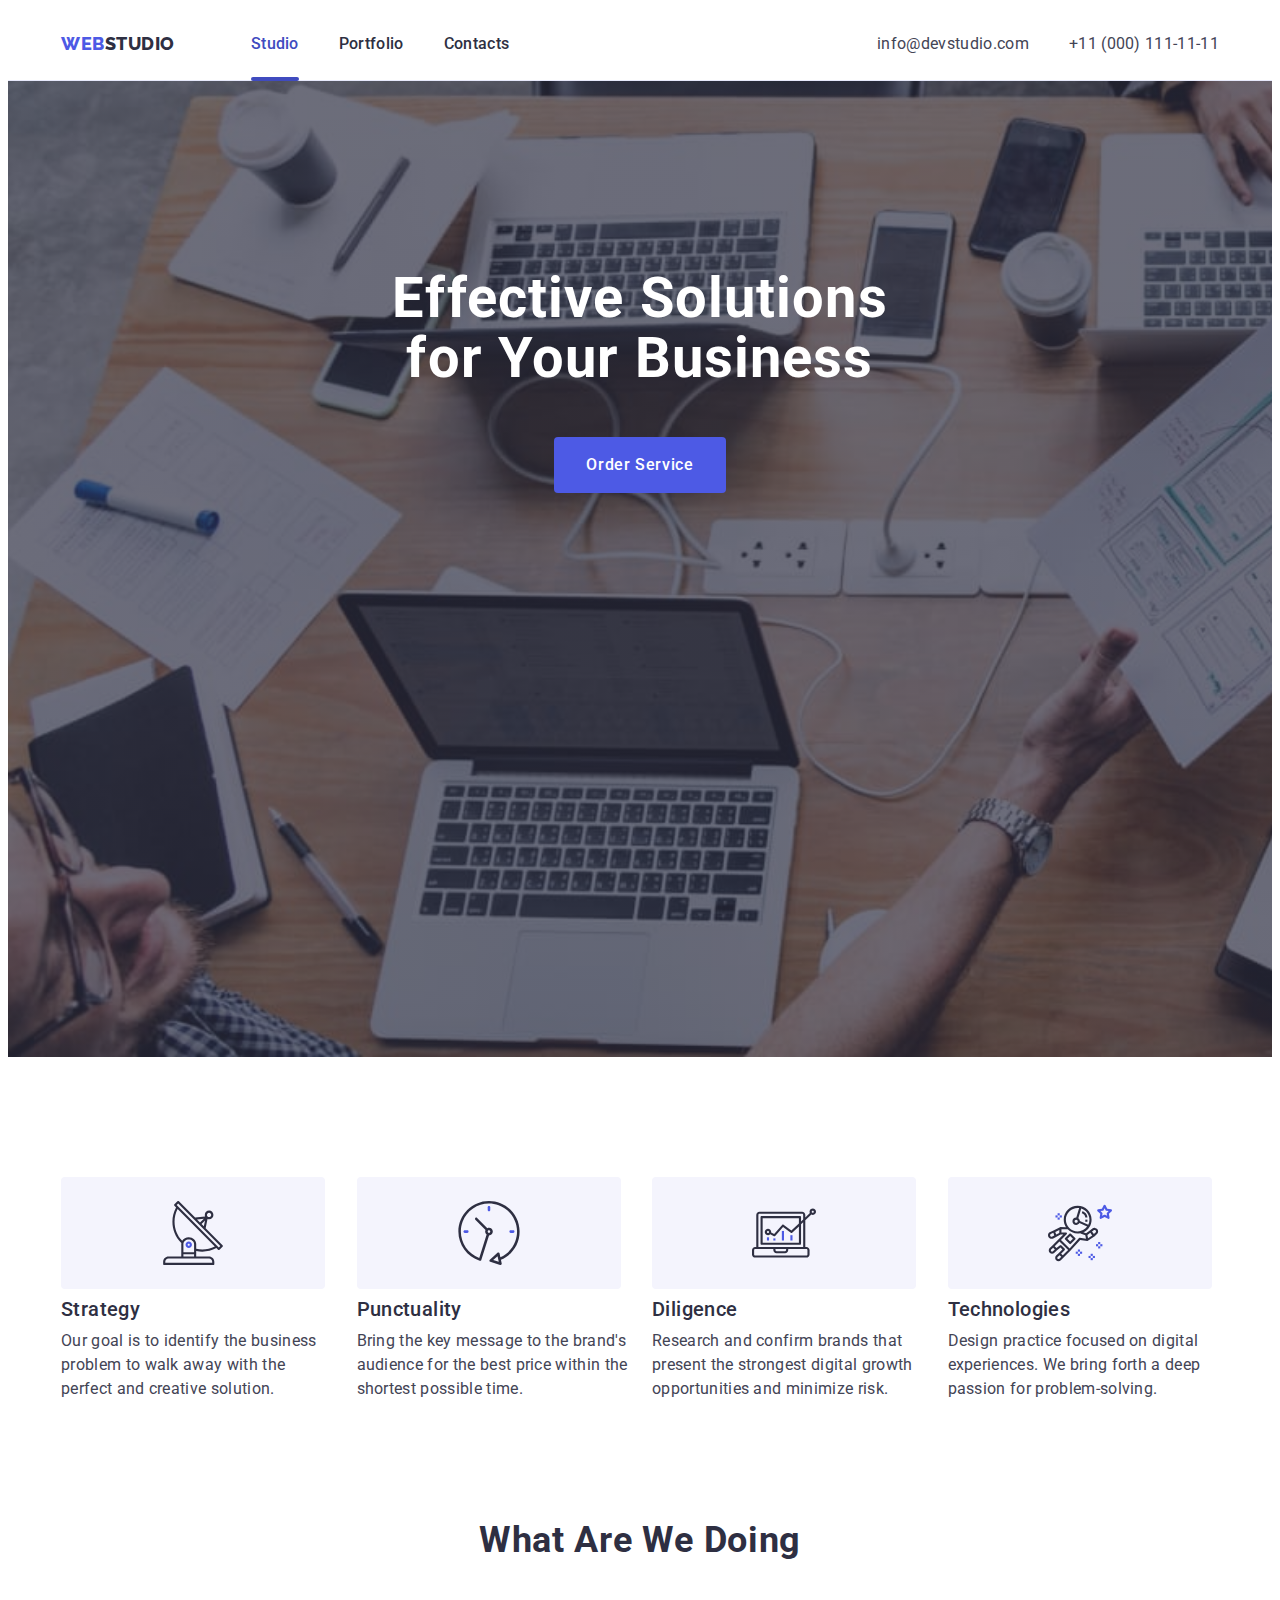
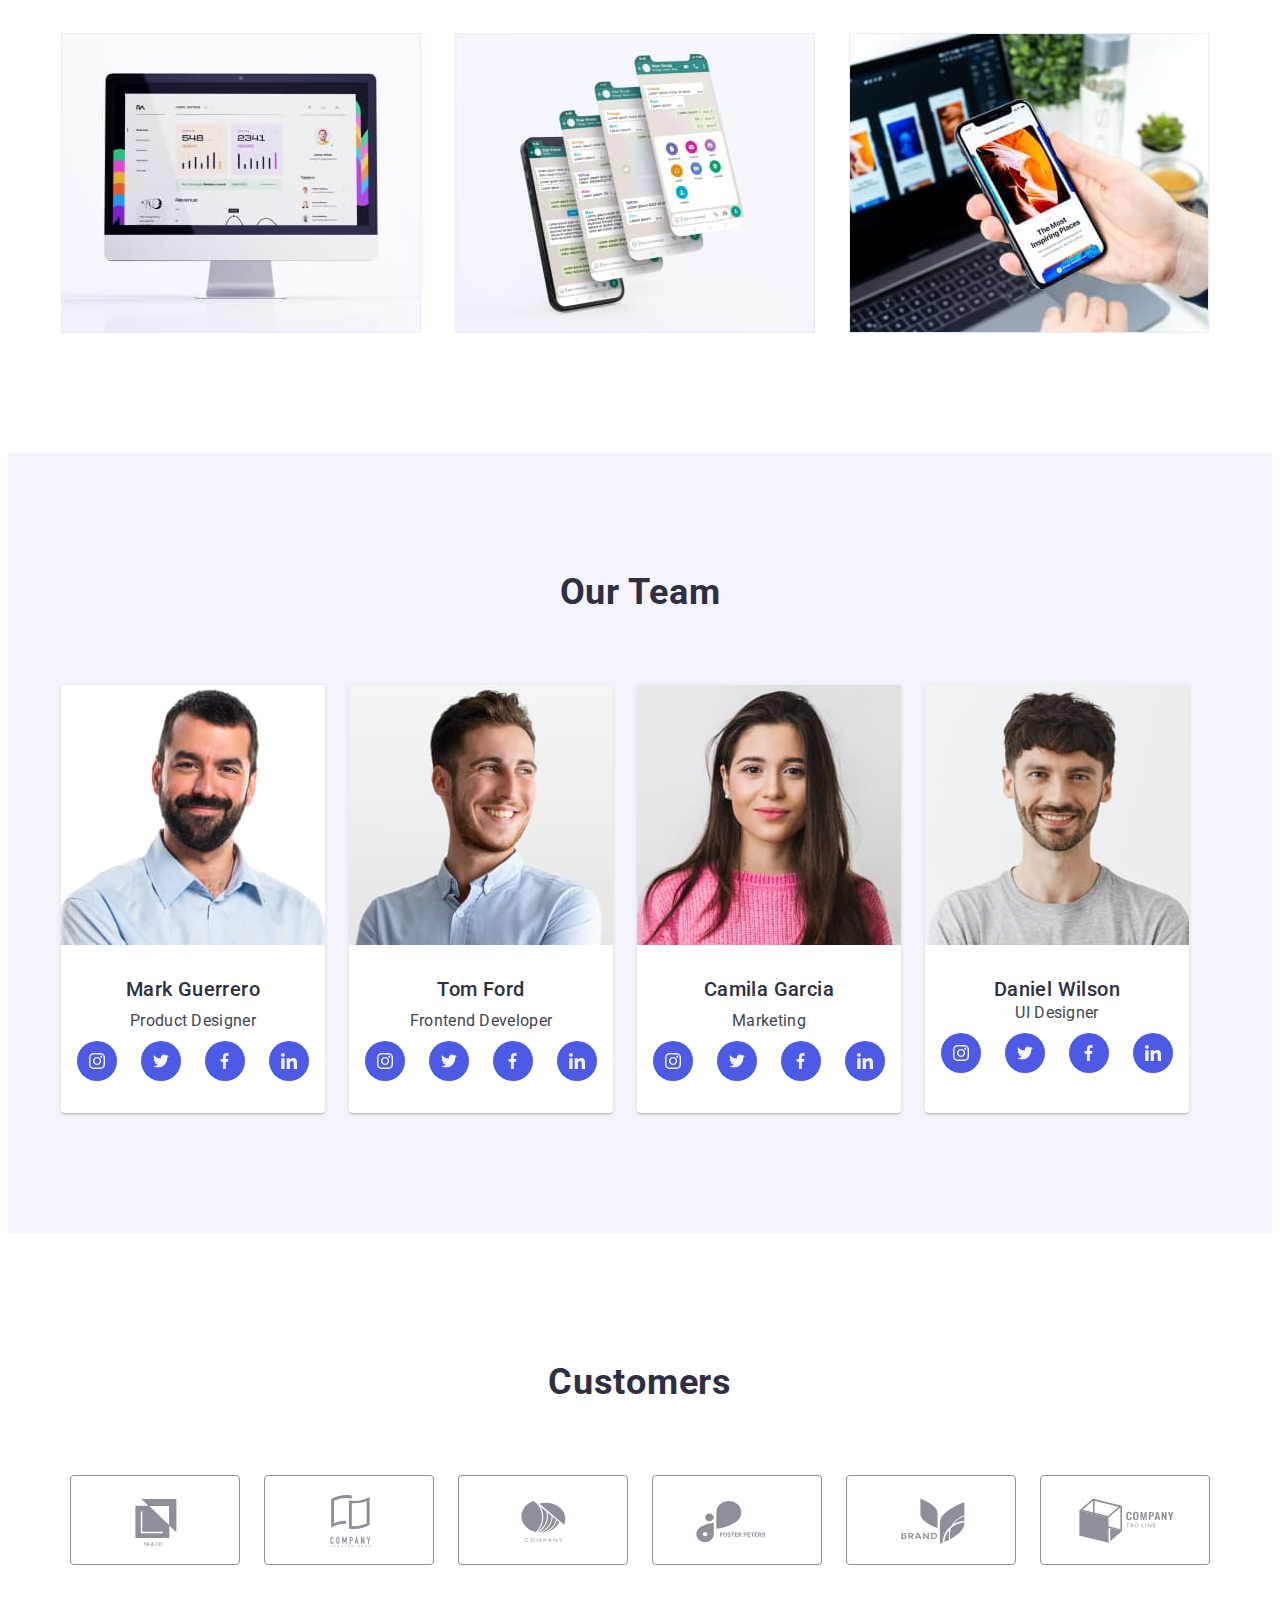
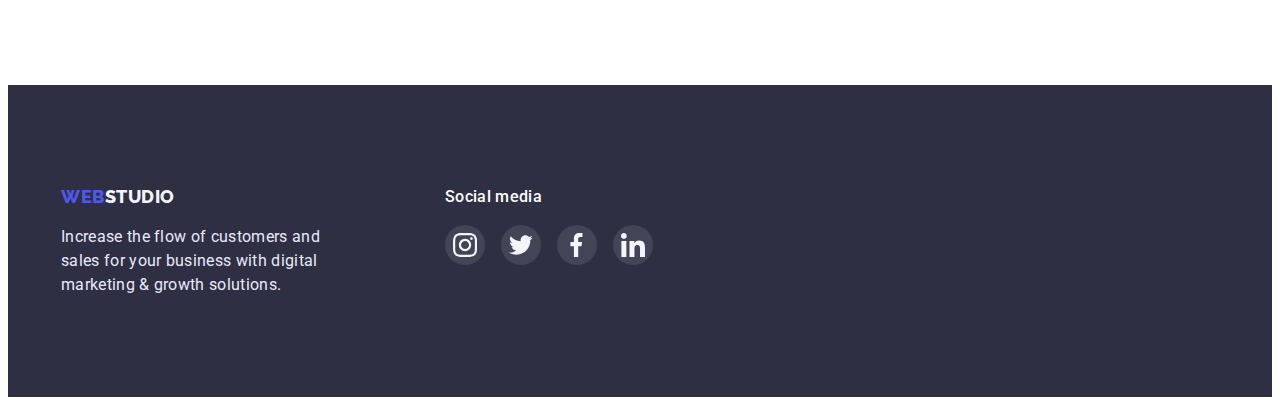
<file: index.html>
<!DOCTYPE html>
<html lang="en">
  <head>
    <meta charset="UTF-8" />
    <meta http-equiv="X-UA-Compatible" content="IE=edge" />
    <meta name="viewport" content="width=device-width, initial-scale=1.0" />
    <title>Studio</title>
    <link rel="preconnect" href="https://fonts.googleapis.com" />
    <link rel="preconnect" href="https://fonts.gstatic.com" crossorigin />
    <link
      href="https://fonts.googleapis.com/css2?family=Raleway:wght@800&family=Roboto:wght@400;500;700;900&display=swap"
      rel="stylesheet"
    />
    <link
      rel="stylesheet"
      href="https://cdnjs.cloudflare.com/ajax/libs/modern-normalize/1.1.0/modern-normalize.min.css"
      integrity="sha512-wpPYUAdjBVSE4KJnH1VR1HeZfpl1ub8YT/NKx4PuQ5NmX2tKuGu6U/JRp5y+Y8XG2tV+wKQpNHVUX03MfMFn9Q=="
      crossorigin="anonymous"
      referrerpolicy="no-referrer"
    />
    <link rel="stylesheet" href="./css/styles.css" />
  </head>
  <body>
    <header class="page-header">
      <div class="container page-header-container">
        <nav class="header-navigation">
          <a class="header-logo" href="./index.html"
            ><span class="accent">Web</span>Studio</a
          >

          <ul class="header-list">
            <li class="header-item list">
              <a class="header-link link current" href="./index.html">Studio</a>
            </li>
            <li class="header-item list">
              <a class="header-link link" href="./portfolio.html">Portfolio</a>
            </li>
            <li class="header-item list">
              <a class="header-link link" href="">Contacts</a>
            </li>
          </ul>
        </nav>
        <address class="address">
          <ul class="box-address list">
            <li class="header-address-list">
              <a class="header-address link" href="mailto:info@devstudio.com"
                >info@devstudio.com</a
              >
            </li>
            <li class="header-address-list">
              <a class="header-address link" href="tel:+110001111111"
                >+11 (000) 111-11-11</a
              >
            </li>
          </ul>
        </address>
      </div>
    </header>
    <main>
      <section class="service">
        <div class="container">
          <h1 class="service-title">Effective Solutions for Your Business</h1>
          <button class="service-button button" type="button" data-modal-open>
            Order Service
          </button>
        </div>
      </section>

      <section class="rules section">
        <div class="container">
          <h2 class="visually-hidden">features</h2>
          <ul class="rules-list list">
            <li class="rules-item">
              <div class="rules-block">
              <svg class="rules-list-icon" width="64" height="64">
                <use href="./images/sprite.svg#icon-antenna"></use>
              </svg>
              </div>
              <h3 class="rules-title title">Strategy</h3>
              <p class="rules-text">
                Our goal is to identify the business problem to walk away with
                the perfect and creative solution.
              </p>
            </li>
            <li class="rules-item">
              <div class="rules-block">
              <svg class="rules-list-icon" width="64" height="64">
                <use href="./images/sprite.svg#icon-clock"></use>
              </svg>
              </div>
              <h3 class="rules-title title">Punctuality</h3>
              <p class="rules-text">
                Bring the key message to the brand's audience for the best price
                within the shortest possible time.
              </p>
            </li>
            <li class="rules-item">
              <div class="rules-block">
              <svg class="rules-list-icon" width="64" height="64">
                <use href="./images/sprite.svg#icon-diagram"></use>
              </svg>
              </div class="rules-block">
              <h3 class="rules-title title">Diligence</h3>
              <p class="rules-text">
                Research and confirm brands that present the strongest digital
                growth opportunities and minimize risk.
              </p>
            </li>
            <li class="rules-item">
              <div class="rules-block">
              <svg class="rules-list-icon" width="64" height="64">
                <use href="./images/sprite.svg#icon-astronaut"></use>
              </svg>
              </div>
              <h3 class="rules-title title">Technologies</h3>
              <p class="rules-text">
                Design practice focused on digital experiences. We bring forth a
                deep passion for problem-solving.
              </p>
            </li>
          </ul>
        </div>
      </section>

      <section class="presentation section">
        <div class="container">
          <h2 class="presentation-title main-title">What are we doing</h2>
          <ul class="presentation-list list">
            <li class="presentation-item item">
              <img
                class="presentation-image"
                src="./images/Rectangle71.jpg"
                alt="monitor"
                width="360"
              />
            </li>
            <li class="presentation-item item">
              <img
                class="presentation-image"
                src="./images/Rectangle71_1.jpg"
                alt="information"
                width="360"
              />
            </li>
            <li class="presentation-item item">
              <img
                class="presentation-image"
                src="./images/Rectangle71_2.jpg"
                alt="telephone"
                width="360"
              />
            </li>
          </ul>
        </div>
      </section>

      <section class="team section">
        <div class="container">
          <h2 class="team-title main-title">Our Team</h2>
          <ul class="team-list list">
            <li class="team-item">
              <img
                class="team-photo"
                src="./images/img.jpg"
                alt="product designer's photo"
                width="264"
              />
              <div class="team-text">
                <h3 class="team-title-name title">Mark Guerrero</h3>
                <p class="team-about">Product Designer</p>
                <ul class="social-list list">
                  <li class="social-list-item">
                    <a href="" class="social-list-link">
                      <svg class="social-list-icon" width="16" height="16">
                        <use href="./images/sprite.svg#icon-instagram-2"></use>
                      </svg>
                    </a>
                  </li>
                  <li class="social-list-item">
                    <a href="" class="social-list-link">
                      <svg class="social-list-icon" width="16" height="16">
                        <use href="./images/sprite.svg#icon-twitter"></use>
                      </svg>
                    </a>
                  </li>
                  <li class="social-list-item">
                    <a href="" class="social-list-link">
                      <svg class="social-list-icon" width="16" height="16">
                        <use href="./images/sprite.svg#icon-facebook"></use>
                      </svg>
                    </a>
                  </li>
                  <li class="social-list-item">
                    <a href="" class="social-list-link">
                      <svg class="social-list-icon" width="16" height="16">
                        <use href="./images/sprite.svg#icon-linkedin"></use>
                      </svg>
                    </a>
                  </li>
                </ul>
              </div>
            </li>
            <li class="team-item">
              <img
                class="team-photo"
                src="./images/img1.jpg"
                alt="frontend developer photo"
                width="264"
              />
              <div class="team-text">
                <h3 class="team-title-name title">Tom Ford</h3>
                <p class="team-about">Frontend Developer</p>
                <ul class="social-list list">
                  <li class="social-list-item">
                    <a href="" class="social-list-link">
                      <svg class="social-list-icon" width="16" height="16">
                        <use href="./images/sprite.svg#icon-instagram-2"></use>
                      </svg>
                    </a>
                  </li>
                  <li class="social-list-item">
                    <a href="" class="social-list-link">
                      <svg class="social-list-icon" width="16" height="16">
                        <use href="./images/sprite.svg#icon-twitter"></use>
                      </svg>
                    </a>
                  </li>
                  <li class="social-list-item">
                    <a href="" class="social-list-link">
                      <svg class="social-list-icon" width="16" height="16">
                        <use href="./images/sprite.svg#icon-facebook"></use>
                      </svg>
                    </a>
                  </li>
                  <li class="social-list-item">
                    <a href="" class="social-list-link">
                      <svg class="social-list-icon" width="16" height="16">
                        <use href="./images/sprite.svg#icon-linkedin"></use>
                      </svg>
                    </a>
                  </li>
                </ul>
              </div>
            </li>
            <li class="team-item">
              <img
                class="team-photo"
                src="./images/img2.jpg"
                alt="photo of a marketer"
                width="264"
              />
              <div class="team-text">
                <h3 class="team-title-name title">Camila Garcia</h3>
                <p class="team-about">Marketing</p>
                <ul class="social-list list">
                  <li class="social-list-item">
                    <a href="" class="social-list-link">
                      <svg class="social-list-icon" width="16" height="16">
                        <use href="./images/sprite.svg#icon-instagram-2"></use>
                      </svg>
                    </a>
                  </li>
                  <li class="social-list-item">
                    <a href="" class="social-list-link">
                      <svg class="social-list-icon" width="16" height="16">
                        <use href="./images/sprite.svg#icon-twitter"></use>
                      </svg>
                    </a>
                  </li>
                  <li class="social-list-item">
                    <a href="" class="social-list-link">
                      <svg class="social-list-icon" width="16" height="16">
                        <use href="./images/sprite.svg#icon-facebook"></use>
                      </svg>
                    </a>
                  </li>
                  <li class="social-list-item">
                    <a href="" class="social-list-link">
                      <svg class="social-list-icon" width="16" height="16">
                        <use href="./images/sprite.svg#icon-linkedin"></use>
                      </svg>
                    </a>
                  </li>
                </ul>
              </div>
            </li>
            <li class="team-item">
              <img
                class="team-photo"
                src="./images/img3.jpg"
                alt="designer's photo"
                width="264"
              />
              <div class="team-text">
                <h3 class="team-title-name">Daniel Wilson</h3>
                <p class="team-about">UI Designer</p>
                <ul class="social-list list">
                  <li class="social-list-item">
                    <a href="" class="social-list-link">
                      <svg class="social-list-icon" width="16" height="16">
                        <use href="./images/sprite.svg#icon-instagram-2"></use>
                      </svg>
                    </a>
                  </li>
                  <li class="social-list-item">
                    <a href="" class="social-list-link">
                      <svg class="social-list-icon" width="16" height="16">
                        <use href="./images/sprite.svg#icon-twitter"></use>
                      </svg>
                    </a>
                  </li>
                  <li class="social-list-item">
                    <a href="" class="social-list-link">
                      <svg class="social-list-icon" width="16" height="16">
                        <use href="./images/sprite.svg#icon-facebook"></use>
                      </svg>
                    </a>
                  </li>
                  <li class="social-list-item">
                    <a href="" class="social-list-link">
                      <svg class="social-list-icon" width="16" height="16">
                        <use href="./images/sprite.svg#icon-linkedin"></use>
                      </svg>
                    </a>
                  </li>
                </ul>
              </div>
            </li>
          </ul>
        </div>
      </section>
      <section class="customers section">
        <div class="container">
          <h2 class="customers-title">Customers</h2>
          <ul class="customers-list list">
            <li class="customers-item">
              <a href="" class="customers-link">
                <svg class="customers-link-icon" width="104" height="56">
                  <use href="./images/sprite.svg#icon-ya-and-co"></use>
                </svg>
              </a>
            </li>
            <li class="customers-item">
              <a href="" class="customers-link">
                <svg class="customers-link-icon" width="104" height="56">
                  <use href="./images/sprite.svg#icon-company"></use>
                </svg>
              </a>
            </li>
            <li class="customers-item">
              <a href="" class="customers-link">
                <svg class="customers-link-icon" width="104" height="56">
                  <use href="./images/sprite.svg#icon-company2"></use>
                </svg>
              </a>
            </li>
            <li class="customers-item">
              <a href="" class="customers-link">
                <svg class="customers-link-icon" width="104" height="56">
                  <use href="./images/sprite.svg#icon-foster-peters"></use>
                </svg>
              </a>
            </li>
            <li class="customers-item">
              <a href="" class="customers-link">
                <svg class="customers-link-icon" width="104" height="56">
                  <use href="./images/sprite.svg#icon-brand"></use>
                </svg>
              </a>
            </li>
            <li class="customers-item">
              <a href="" class="customers-link">
                <svg class="customers-link-icon" width="104" height="56">
                  <use href="./images/sprite.svg#icon-tag-line"></use>
                </svg>
              </a>
            </li>
          </ul>
        </div>
      </section>
    </main>
    <footer class="footer">
      <div class="footer-container container">
       <div class="container-logo">
        <a class="footer-logo link" href="./index.html"
          ><span class="accent">Web</span>Studio</a
        >
        <p class="footer-text">
          Increase the flow of customers and sales for your business with
          digital marketing & growth solutions.
        </p>
      </div>   
      <div class="container-social">
                 <h2 class="footer-title">Social media</h2>
                <ul class="footer-list list">
                  <li class="footer-list-item">
                    <a href="" class="footer-list-link">
                      <svg class="footer-list-icon" width="24" height="24">
                        <use href="./images/sprite.svg#icon-instagram-2"></use>
                      </svg>
                    </a>
                  </li>
                  <li class="footer-list-item">
                    <a href="" class="footer-list-link">
                      <svg class="footer-list-icon" width="24" height="24">
                        <use href="./images/sprite.svg#icon-twitter"></use>
                      </svg>
                    </a>
                  </li>
                  <li class="footer-list-item">
                    <a href="" class="footer-list-link">
                      <svg class="footer-list-icon" width="24" height="24">
                        <use href="./images/sprite.svg#icon-facebook"></use>
                      </svg>
                    </a>
                  </li>
                  <li class="footer-list-item">
                    <a href="" class="footer-list-link">
                      <svg class="footer-list-icon" width="24" height="24">
                        <use href="./images/sprite.svg#icon-linkedin"></use>
                      </svg>
                    </a>
                  </li>
                </ul>
        </div>
      </div>
    </footer>
    <div class="backdrop is-hidden" data-modal>
      <div class="modal">
        <button type="button" class="modal-close-button" data-modal-close>
          <svg class="modal-close-button-vector" width="8" height="8">
            <use href="./images/sprite.svg#icon-close-vector"></use>
          </svg>
        </button>
      </div>
    </div>
    <script src="./js/modal.js"></script>
  </body>
</html>
</file>
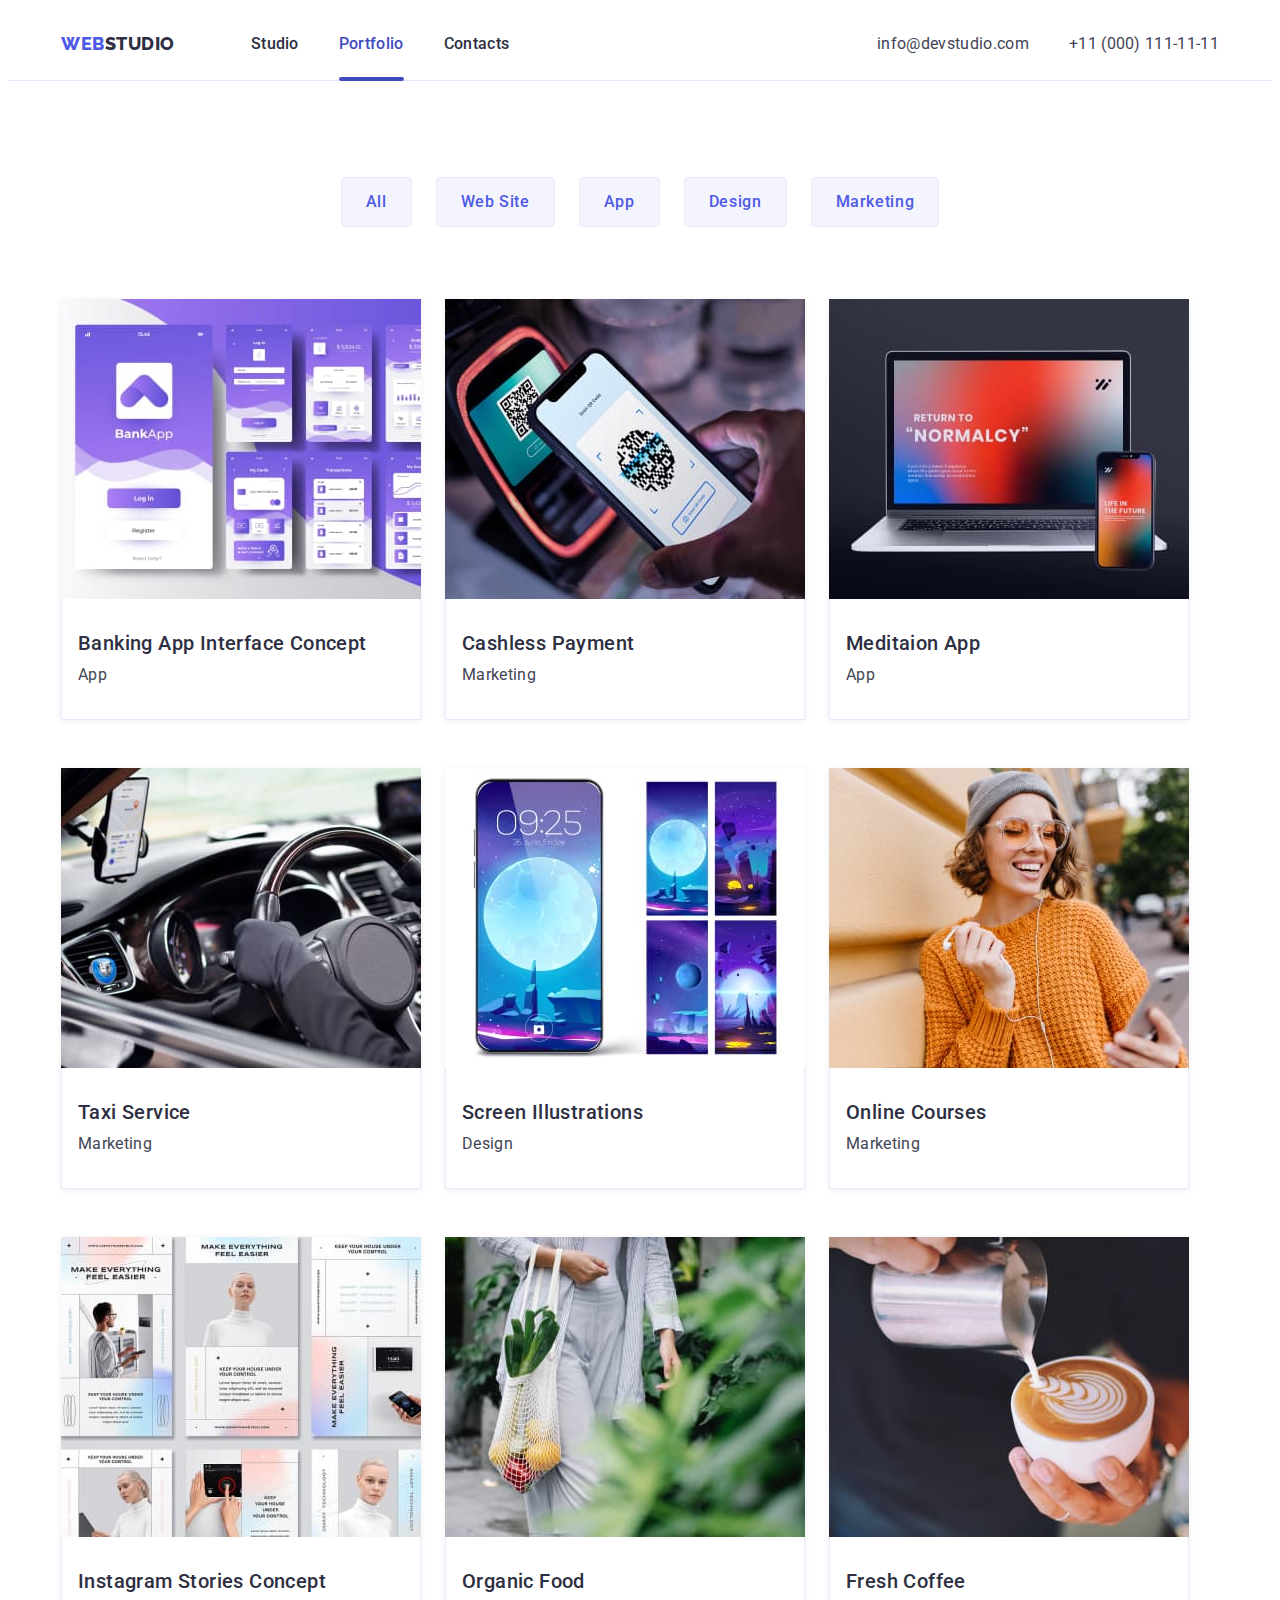
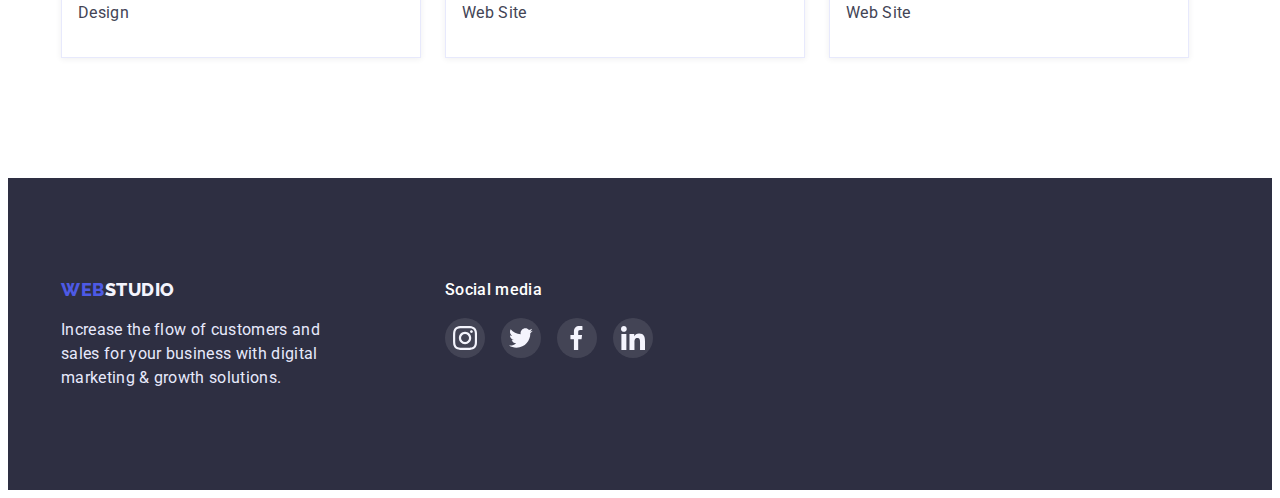
<file: portfolio.html>
<!DOCTYPE html>
<html lang="en">
  <head>
    <meta charset="UTF-8" />
    <meta http-equiv="X-UA-Compatible" content="IE=edge" />
    <meta name="viewport" content="width=device-width, initial-scale=1.0" />
    <title>Portfolio</title>
    <link rel="preconnect" href="https://fonts.googleapis.com" />
    <link rel="preconnect" href="https://fonts.gstatic.com" crossorigin />
    <link
      href="https://fonts.googleapis.com/css2?family=Raleway:wght@800&family=Roboto:wght@400;500;700;900&display=swap"
      rel="stylesheet"
    />
    <link
      rel="stylesheet"
      href="https://cdnjs.cloudflare.com/ajax/libs/modern-normalize/1.1.0/modern-normalize.min.css"
      integrity="sha512-wpPYUAdjBVSE4KJnH1VR1HeZfpl1ub8YT/NKx4PuQ5NmX2tKuGu6U/JRp5y+Y8XG2tV+wKQpNHVUX03MfMFn9Q=="
      crossorigin="anonymous"
      referrerpolicy="no-referrer"
    />
    <link rel="stylesheet" href="./css/styles.css" />
  </head>
  <body>
    <header class="page-header">
      <div class="container page-header-container">
        <nav class="header-navigation">
          <a class="header-logo" href="./index.html"
            ><span class="accent">Web</span>Studio</a
          >

          <ul class="header-list">
            <li class="header-item list">
              <a class="header-link link" href="./index.html">Studio</a>
            </li>
            <li class="header-item list">
              <a class="header-link link current" href="./portfolio.html"
                >Portfolio</a
              >
            </li>
            <li class="header-item list">
              <a class="header-link link" href="">Contacts</a>
            </li>
          </ul>
        </nav>
        <address class="address">
          <ul class="box-address list">
            <li class="header-address-list">
              <a class="header-address link" href="mailto:info@devstudio.com"
                >info@devstudio.com</a
              >
            </li>
            <li class="header-address-list">
              <a class="header-address link" href="tel:+110001111111"
                >+11 (000) 111-11-11</a
              >
            </li>
          </ul>
        </address>
      </div>
    </header>
    <main>
      <section class="portfolio section">
        <div class="container">
          <h1 class="visually-hidden">Portfolio</h1>
          <ul class="portfolio-list-button list main-title">
            <li class="portfolio-item">
              <button class="portfolio-button button" type="button">All</button>
            </li>
            <li class="portfolio-item">
              <button class="portfolio-button button" type="button">
                Web Site
              </button>
            </li>
            <li class="portfolio-item">
              <button class="portfolio-button button" type="button">App</button>
            </li>
            <li class="portfolio-item">
              <button class="portfolio-button button" type="button">
                Design
              </button>
            </li>
            <li class="portfolio-item">
              <button class="portfolio-button button" type="button">
                Marketing
              </button>
            </li>
          </ul>

          <ul class="portfolio-list-img list">
            <li class="portfolio-item-img item">
              <a class="portfolio-link link" href="#">
                <div class="portfolio-wrapper">
                  <img
                    class="portfolio-img"
                    src="./images/app.jpg"
                    alt="app"
                    width="360"
                  />
                  <p class="overlay">
                    14 Stylish and User-Friendly App Design Concepts · Task
                    Manager App · Calorie Tracker App · Exotic Fruit Ecommerce
                    App · Cloud Storage App
                  </p>
                </div>
                <div class="portfolio-about">
                  <h2 class="portfolio-title title">
                    Banking App Interface Concept
                  </h2>
                  <p class="portfolio-text">App</p>
                </div>
              </a>
            </li>
            <li class="portfolio-item-img item">
              <a class="portfolio-link link" href="#">
                <div class="portfolio-wrapper">
                  <img
                    class="portfolio-img"
                    src="./images/payment.jpg"
                    alt="payment"
                    width="360"
                  />
                  <p class="overlay">
                    14 Stylish and User-Friendly App Design Concepts · Task
                    Manager App · Calorie Tracker App · Exotic Fruit Ecommerce
                    App · Cloud Storage App
                  </p>
                </div>
                <div class="portfolio-about">
                  <h2 class="portfolio-title title">Cashless Payment</h2>
                  <p class="portfolio-text">Marketing</p>
                </div>
              </a>
            </li>
            <li class="portfolio-item-img item">
              <a class="portfolio-link link" href="#">
                <div class="portfolio-wrapper">
                  <img
                    class="portfolio-img"
                    src="./images/meditaion_app.jpg"
                    alt="meditaion app"
                    width="360"
                  />
                  <p class="overlay">
                    14 Stylish and User-Friendly App Design Concepts · Task
                    Manager App · Calorie Tracker App · Exotic Fruit Ecommerce
                    App · Cloud Storage App
                  </p>
                </div>
                <div class="portfolio-about">
                  <h2 class="portfolio-title title">Meditaion App</h2>
                  <p class="portfolio-text">App</p>
                </div>
              </a>
            </li>
            <li class="portfolio-item-img item">
              <a class="portfolio-link link" href="#">
                <div class="portfolio-wrapper">
                  <img
                    class="portfolio-img"
                    src="./images/taxi_service.jpg"
                    alt="taxi service"
                    width="360"
                  />
                  <p class="overlay">
                    14 Stylish and User-Friendly App Design Concepts · Task
                    Manager App · Calorie Tracker App · Exotic Fruit Ecommerce
                    App · Cloud Storage App
                  </p>
                </div>
                <div class="portfolio-about">
                  <h2 class="portfolio-title title">Taxi Service</h2>
                  <p class="portfolio-text">Marketing</p>
                </div>
              </a>
            </li>
            <li class="portfolio-item-img item">
              <a class="portfolio-link link" href="#">
                <div class="portfolio-wrapper">
                  <img
                    class="portfolio-img"
                    src="./images/screen.jpg"
                    alt="screen"
                    width="360"
                  />
                  <p class="overlay">
                    14 Stylish and User-Friendly App Design Concepts · Task
                    Manager App · Calorie Tracker App · Exotic Fruit Ecommerce
                    App · Cloud Storage App
                  </p>
                </div>
                <div class="portfolio-about">
                  <h2 class="portfolio-title title">Screen Illustrations</h2>
                  <p class="portfolio-text">Design</p>
                </div>
              </a>
            </li>
            <li class="portfolio-item-img item">
              <a class="portfolio-link link" href="#">
                <div class="portfolio-wrapper">
                  <img
                    class="portfolio-img"
                    src="./images/Online_courses.jpg"
                    alt="Online courses"
                    width="360"
                  />
                  <p class="overlay">
                    14 Stylish and User-Friendly App Design Concepts · Task
                    Manager App · Calorie Tracker App · Exotic Fruit Ecommerce
                    App · Cloud Storage App
                  </p>
                </div>
                <div class="portfolio-about">
                  <h2 class="portfolio-title title">Online Courses</h2>
                  <p class="portfolio-text">Marketing</p>
                </div>
              </a>
            </li>
            <li class="portfolio-item-img item">
              <a class="portfolio-link link" href="#">
                <div class="portfolio-wrapper">
                  <img
                    class="portfolio-img"
                    src="./images/instagram_stories.jpg"
                    alt="instagram"
                    width="360"
                  />
                  <p class="overlay">
                    14 Stylish and User-Friendly App Design Concepts · Task
                    Manager App · Calorie Tracker App · Exotic Fruit Ecommerce
                    App · Cloud Storage App
                  </p>
                </div>
                <div class="portfolio-about">
                  <h2 class="portfolio-title title">
                    Instagram Stories Concept
                  </h2>
                  <p class="portfolio-text">Design</p>
                </div>
              </a>
            </li>
            <li class="portfolio-item-img item">
              <a class="portfolio-link link" href="#">
                <div class="portfolio-wrapper">
                  <img
                    class="portfolio-img"
                    src="./images/organic_food.jpg"
                    alt="food"
                    width="360"
                  />
                  <p class="overlay">
                    14 Stylish and User-Friendly App Design Concepts · Task
                    Manager App · Calorie Tracker App · Exotic Fruit Ecommerce
                    App · Cloud Storage App
                  </p>
                </div>
                <div class="portfolio-about">
                  <h2 class="portfolio-title title">Organic Food</h2>
                  <p class="portfolio-text">Web Site</p>
                </div>
              </a>
            </li>
            <li class="portfolio-item-img item">
              <a class="portfolio-link link" href="#">
                <div class="portfolio-wrapper">
                  <img
                    class="portfolio-img"
                    src="./images/coffee.jpg"
                    alt="coffee"
                    width="360"
                  />
                  <p class="overlay">
                    14 Stylish and User-Friendly App Design Concepts · Task
                    Manager App · Calorie Tracker App · Exotic Fruit Ecommerce
                    App · Cloud Storage App
                  </p>
                </div>
                <div class="portfolio-about">
                  <h2 class="portfolio-title title">Fresh Coffee</h2>
                  <p class="portfolio-text">Web Site</p>
                </div>
              </a>
            </li>
          </ul>
        </div>
      </section>
    </main>
    <footer class="footer">
      <div class="footer-container container">
        <div class="container-logo">
          <a class="footer-logo link" href="./index.html"
            ><span class="accent">Web</span>Studio</a
          >
          <p class="footer-text">
            Increase the flow of customers and sales for your business with
            digital marketing & growth solutions.
          </p>
        </div>
        <div class="container-social">
          <h2 class="footer-title">Social media</h2>
          <ul class="footer-list list">
            <li class="footer-list-item">
              <a href="" class="footer-list-link">
                <svg class="footer-list-icon" width="24" height="24">
                  <use href="./images/sprite.svg#icon-instagram-2"></use>
                </svg>
              </a>
            </li>
            <li class="footer-list-item">
              <a href="" class="footer-list-link">
                <svg class="footer-list-icon" width="24" height="24">
                  <use href="./images/sprite.svg#icon-twitter"></use>
                </svg>
              </a>
            </li>
            <li class="footer-list-item">
              <a href="" class="footer-list-link">
                <svg class="footer-list-icon" width="24" height="24">
                  <use href="./images/sprite.svg#icon-facebook"></use>
                </svg>
              </a>
            </li>
            <li class="footer-list-item">
              <a href="" class="footer-list-link">
                <svg class="footer-list-icon" width="24" height="24">
                  <use href="./images/sprite.svg#icon-linkedin"></use>
                </svg>
              </a>
            </li>
          </ul>
        </div>
      </div>
    </footer>
  </body>
</html>
</file>
<file: css/styles.css>
:root {
  --primary-text-color: #434455;
  --title-text-color: #2e2f42;
  --main-button-color: #f4f4fd;
  --second-button-color: #4d5ae5;
  --accent-color: #404bbf;
  --transition-duration-and-func: 250ms cubic-bezier(0.4, 0, 0.2, 1);
}

p,
h1,
h2,
h3,
h4 {
  margin: 0;
}

ul {
  margin: 0;
  padding-left: 0;
}

img {
  display: block;
  max-width: 100%;
  height: auto;
}

body {
  font-family: "Roboto", sans-serif;
  color: var(--primary-text-color);
}

.container {
  width: 1158px;
  padding-left: 15px;
  padding-right: 15px;
  margin: 0 auto;
  /* outline: 2px solid red; */
}

.link {
  text-decoration: none;
}

.list {
  list-style: none;
  column-gap: 24px;
}

.button {
  font-family: inherit;
  font-weight: 500;
  font-size: 16px;
  line-height: 1.5;
  letter-spacing: 0.04em;
  cursor: pointer;
}

.main-title {
  margin-bottom: 72px;
}

.title {
  margin-bottom: 8px;
}

.visually-hidden {
  position: absolute;
  white-space: nowrap;
  width: 1px;
  height: 1px;
  overflow: hidden;
  border: 0;
  padding: 0;
  clip: rect(0 0 0 0);
  clip-path: inset(50%);
  margin: -1px;
}
/*------------------- HEADER----------------- */
.page-header-container {
  display: flex;
  align-items: center;
  justify-content: space-between;
}

.header-navigation {
  display: flex;
  align-items: center;
}

.page-header {
  padding-top: 24px;
  padding-bottom: 24px;
  border-bottom: 1px solid #e7e9fc;
}

.header-link:hover,
.header-link:focus,
.header-link:after,
.header-link.current {
  color: var(--accent-color);
}

.current {
  position: relative;
  padding-bottom: 24px;
}

.current::after {
  position: absolute;
  left: 0;
  bottom: -4px;
  content: "";
  width: 100%;
  height: 4px;
  background: var(--accent-color);
  border-radius: 2px;
}
/* .header-link:hover::after,
.header-link:focus::after { */

.header-logo {
  font-family: "Raleway", sans-serif;
  font-weight: 800;
  font-size: 18px;
  line-height: 1.33;
  letter-spacing: 0.03em;
  text-transform: uppercase;
  text-decoration: none;
  color: var(--title-text-color);
  margin-right: 76px;
}

.accent {
  color: #4d5ae5;
}

.header-list {
  display: flex;
  /* margin-right: 332px; */
}

.header-item:not(:last-child) {
  margin-right: 40px;
}

.header-link {
  font-weight: 500;
  font-size: 16px;
  line-height: 1.5;
  letter-spacing: 0.02em;
  color: var(--title-text-color);
  transition: color var(--transition-duration-and-func);
}

/* .header-link:is(:hover, :focus) {
  color: var(--accent-color);
} */

.box-address {
  display: flex;
  margin-left: auto;
  gap: 40px;
}

.header-address {
  color: var(--primary-text-color);
  font-style: normal;
  font-size: 16px;
  line-height: 1.5;
  letter-spacing: 0.02em;
  transition: color var(--transition-duration-and-func);
}

.header-address:is(:hover, :focus) {
  color: var(--accent-color);
}
/*------------------- HEADER----------------- */

/*------------------- SERVICE----------------- */
.service {
  text-align: center;
  padding-top: 188px;
  padding-bottom: 188px;
  background-image: linear-gradient(
      rgba(46, 47, 66, 0.7),
      rgba(46, 47, 66, 0.7)
    ),
    url(../images/people-office.jpg);
  background-color: #2e2f42;
  max-width: 1440px;
  height: 600px;
  margin-left: auto;
  margin-right: auto;
  background-size: cover;
}

.service-title {
  width: 500px;
  text-align: center;
  color: #ffffff;
  margin: 0 auto 48px;
  font-weight: 700;
  font-size: 56px;
  line-height: 1.07;
  letter-spacing: 0.02em;
}

.service-button:is(:hover, :focus) {
  background-color: var(--accent-color);
  box-shadow: 0px 4px 4px rgba(0, 0, 0, 0.15);
}

.service-button {
  padding: 16px 32px;
  border-radius: 4px;
  color: #ffffff;
  background-color: var(--second-button-color);
  border: none;
  margin-top: 0;
  transition: background-color var(--transition-duration-and-func),
    box-shadow var(--transition-duration-and-func);
  /* display: block; */
  /* text-align: center; */
  /* border-color: #2e2f42; */
}

/*------------------- SERVICE----------------- */

/*------------------- RULES----------------- */
.rules {
  padding-top: 120px;
  padding-bottom: 120px;
}

.rules-list {
  display: flex;
  /* flex-wrap: wrap; */
  /* justify-content: space-between; */
}

/* .rules-item:not(:last-child) {
  margin-right: 24px;
} */

.rules-item {
  flex-basis: calc((100% - 72px) / 4);
}

.rules-item {
  width: 264px;
}

.rules-block {
  display: flex;
  justify-content: center;
  align-items: center;
  width: 264px;
  height: 112px;
  background: #f4f4fd;
  border-radius: 4px;
  gap: 24px;
  margin-bottom: 8px;
}

.rules-title {
  font-weight: 500;
  font-size: 20px;
  line-height: 1.2;
  letter-spacing: 0.02em;
  color: var(--title-text-color);
}

.rules-text {
  font-weight: 400;
  font-size: 16px;
  line-height: 1.5;
  letter-spacing: 0.02em;
}
/*------------------- RULES----------------- */
/*------------------- PRESENTATION----------------- */
.presentation {
  padding-bottom: 120px;
}

.presentation-list {
  display: flex;
  flex-wrap: wrap;
}

.presentation-item {
  flex-basis: calc((100% - 48px) / 3);
}

.presentation-title {
  font-weight: 700;
  font-size: 36px;
  line-height: 1.11;
  text-align: center;
  letter-spacing: 0.02em;
  text-transform: capitalize;
  color: var(--title-text-color);
}

/*------------------- PRESENTATION----------------- */
/*------------------- TEAM----------------- */
.team {
  background: #f4f4fd;
  padding-top: 120px;
  padding-bottom: 120px;
}

.team-list {
  display: flex;
  flex-wrap: wrap;
  column-gap: 24px;
  flex-basis: calc((100% - 72px) / 4);
}

.team-item {
  background: #ffffff;
  box-shadow: 0px 1px 6px rgba(46, 47, 66, 0.08),
    0px 1px 1px rgba(46, 47, 66, 0.16), 0px 2px 1px rgba(46, 47, 66, 0.08);
  border-radius: 0px 0px 4px 4px;
}

.team-title {
  font-weight: 700;
  font-size: 36px;
  line-height: 1.11;
  text-align: center;
  letter-spacing: 0.02em;
  text-transform: capitalize;
  color: var(--title-text-color);
  margin-bottom: 72px;
}

.team-text {
  padding-top: 32px;
  padding-bottom: 32px;
}

.team-title-name {
  font-weight: 500;
  font-size: 20px;
  line-height: 1.2;
  letter-spacing: 0.02em;
  color: var(--title-text-color);
  text-align: center;
}

.team-about {
  font-weight: 400;
  font-size: 16px;
  line-height: 1.5;
  letter-spacing: 0.02em;
  text-align: center;
}

.social-list {
  display: flex;
  justify-content: center;
  gap: 24px;
  margin-top: 8px;
}

.social-list-link:hover,
.social-list-link:focus {
  background-color: #404bbf;
}

.social-list-link {
  display: flex;
  justify-content: center;
  align-items: center;
  width: 40px;
  height: 40px;
  border-radius: 50%;
  background-color: #4d5ae5;
  transition: background-color var(--transition-duration-and-func);
}

.social-list-icon {
  fill: #f4f4fd;
}
/*------------------- TEAM----------------- */
/*------------------- CUSTOMERS----------------- */
.customers {
  padding-top: 130px;
  padding-bottom: 120px;
}

.customers-title {
  font-weight: 700;
  font-size: 36px;
  line-height: 1.11;
  text-align: center;
  letter-spacing: 0.02em;
  text-transform: capitalize;
  color: var(--title-text-color);
  margin-bottom: 72px;
}

.customers-list {
  display: flex;
  gap: 24px;
  justify-content: center;
}

/* .customers-link-icon:hover,
.customers-link-icon:focus {
  fill: #404bbf;
} */

.customers-link:hover,
.customers-link:focus {
  border: 1px solid #404bbf;
  color: #404bbf;
}

.customers-link {
  display: flex;
  justify-content: center;
  align-items: center;
  width: 168px;
  height: 88px;
  border: 1px solid #8e8f99;
  border-radius: 4px;
  color: #8e8f99;
  transition: color var(--transition-duration-and-func);
}

.customers-link-icon {
  fill: currentColor;
}
/*------------------- CUSTOMERS----------------- */
/*------------------- PORTFOLIO----------------- */
.portfolio {
  padding-top: 96px;
  padding-bottom: 120px;
}

.portfolio-list-button {
  display: flex;
  flex-wrap: wrap;
  justify-content: center;
}

/* .portfolio-item-img:not(:nth-last-child(-n + 3)) {
  margin-bottom: 48px;
} */

.potfolio-item:not(:nth-child(5n)) {
  margin-right: 24px;
}

.portfolio-button {
  padding: 12px 24px;
  border: 1px solid #e7e9fc;
  border-radius: 4px;
  color: #4d5ae5;
  background-color: var(--main-button-color);
  border: 1px solid #e7e9fc;
  transition: color 250ms cubic-bezier(0.4, 0, 0.2, 1),
    background-color 250ms cubic-bezier(0.4, 0, 0.2, 1);
}

.portfolio-button:is(:hover, :focus) {
  color: #ffffff;
  background-color: var(--accent-color);
}

.portfolio-list-img {
  display: flex;
  flex-wrap: wrap;
  row-gap: 48px;
  /* justify-content: space-between; */
}

.portfolio-item-img {
  box-shadow: 0px 1px 6px rgba(46, 47, 66, 0.08);
  transition: box-shadow var(--transition-duration-and-func);
}

.portfolio-item-img:hover {
  box-shadow: 0px 1px 6px rgba(46, 47, 66, 0.08),
    0px 1px 1px rgba(46, 47, 66, 0.16), 0px 2px 1px rgba(46, 47, 66, 0.08);
}

.portfolio-link {
  display: block;
}

.portfolio-wrapper {
  position: relative;
  overflow: hidden;
}

.portfolio-img {
  width: 360px;
}

.overlay {
  width: 100%;
  height: 100%;
  transform: translate(0, 100%);
  transition: transform var(--transition-duration-and-func);
  position: absolute;
  left: 0;
  top: 0;
  background: #4d5ae5;
  background-blend-mode: soft-light;
  mix-blend-mode: normal;
  font-size: 16px;
  line-height: 1.5;
  letter-spacing: 0.02em;
  color: #f4f4fd;
  padding: 40px 32px 164px;
}

.portfolio-link:hover .overlay,
.portfolio-link:focus .overlay {
  transform: translate(0, 0);
}

.portfolio-about {
  padding-top: 32px;
  padding-bottom: 32px;
  padding-left: 16px;
  background: #ffffff;
  border: 1px solid #e7e9fc;
  border-top: none;
}

.portfolio-about:hover {
  border: 0.5px solid #f4f4fd;
  border-top: none;
}

.portfolio-title {
  font-weight: 500;
  font-size: 20px;
  line-height: 1.2;
  letter-spacing: 0.02em;
  color: var(--title-text-color);
}

.portfolio-text {
  font-weight: 400;
  font-size: 16px;
  line-height: 1.5;
  letter-spacing: 0.02em;
  color: var(--primary-text-color);
}
/*------------------- PORTFOLIO----------------- */
/*------------------- FOOTER---------------- */
.footer {
  background: #2e2f42;
  padding-top: 100px;
  padding-bottom: 100px;
  display: flex;
  justify-content: flex-start;
  /* max-width: 1440px;
  margin-left: auto;
  margin-right: auto; */
}

.footer-container {
  display: flex;
}

.footer-logo {
  font-family: "Raleway", sans-serif;
  font-weight: 800;
  font-size: 18px;
  line-height: 1.33;
  letter-spacing: 0.03em;
  text-transform: uppercase;
  color: #f4f4fd;
}

.footer-text {
  width: 264px;
  font-weight: 400;
  letter-spacing: 0.02em;
  font-size: 16px;
  line-height: 1.5;
  letter-spacing: 0.02em;
  color: #e7e9fc;
  margin-top: 16px;
}

.container-social {
  margin-left: 120px;
}

.footer-title {
  /* width: 96px;
  height: 24px; */
  font-weight: 500;
  font-size: 16px;
  line-height: 1.5;
  letter-spacing: 0.02em;
  color: #ffffff;
  text-align: left;
  /* margin-bottom: 16px; */
}

.footer-list-link:hover,
.footer-list-link:focus {
  background-color: #31d0aa;
}

.footer-list-link {
  display: flex;
  justify-content: center;
  align-items: center;
  width: 40px;
  height: 40px;
  border-radius: 50%;
  background-color: rgba(255, 255, 255, 0.1);
  transition: background-color var(--transition-duration-and-func);
}

.footer-list-icon {
  fill: #f4f4fd;
}

.footer-list {
  display: flex;
  gap: 16px;
  margin-top: 16px;
}

/* -------------- FOOTER----------------*/
/* -------------- MODAL WINDOW----------------*/
.backdrop {
  position: fixed;
  top: 0;
  left: 0;
  z-index: 100;
  width: 100%;
  height: 100%;
  background-color: rgba(46, 47, 66, 0.4);
  transition: opacity var(--transition-duration-and-func),
    visibility var(--transition-duration-and-func);
}

.backdrop.is-hidden {
  opacity: 0;
  visibility: hidden;
  pointer-events: none;
}

.modal {
  position: absolute;
  top: 50%;
  left: 50%;
  transform: translate(-50%, -50%) scale(1);
  transition: transform var(--transition-duration-and-func);
  width: 408px;
  height: 576px;
  background-color: #fcfcfc;
  box-shadow: 0px 1px 1px rgba(0, 0, 0, 0.14), 0px 1px 3px rgba(0, 0, 0, 0.12),
    0px 2px 1px rgba(0, 0, 0, 0.2);
  border-radius: 4px;
}

.backdrop.is-hidden .modal {
  transform: translate(-50%, -50%) scale(0);
}

.modal-close-button {
  position: absolute;
  top: 24px;
  right: 24px;
  display: flex;
  justify-content: center;
  align-items: center;
  width: 24px;
  height: 24px;
  fill: #000000;
  background-color: #e7e9fc;
  border: 1px solid rgba(0, 0, 0, 0.1);
  border-radius: 50%;
  padding: 0;
  transition: fill var(--transition-duration-and-func),
    background-color var(--transition-duration-and-func);
}

.modal-close-button:hover,
.modal-close-button:focus {
  fill: #ffffff;
  background-color: #404bbf;
}
/* -------------- MODAL WINDOW----------------*/
</file>
